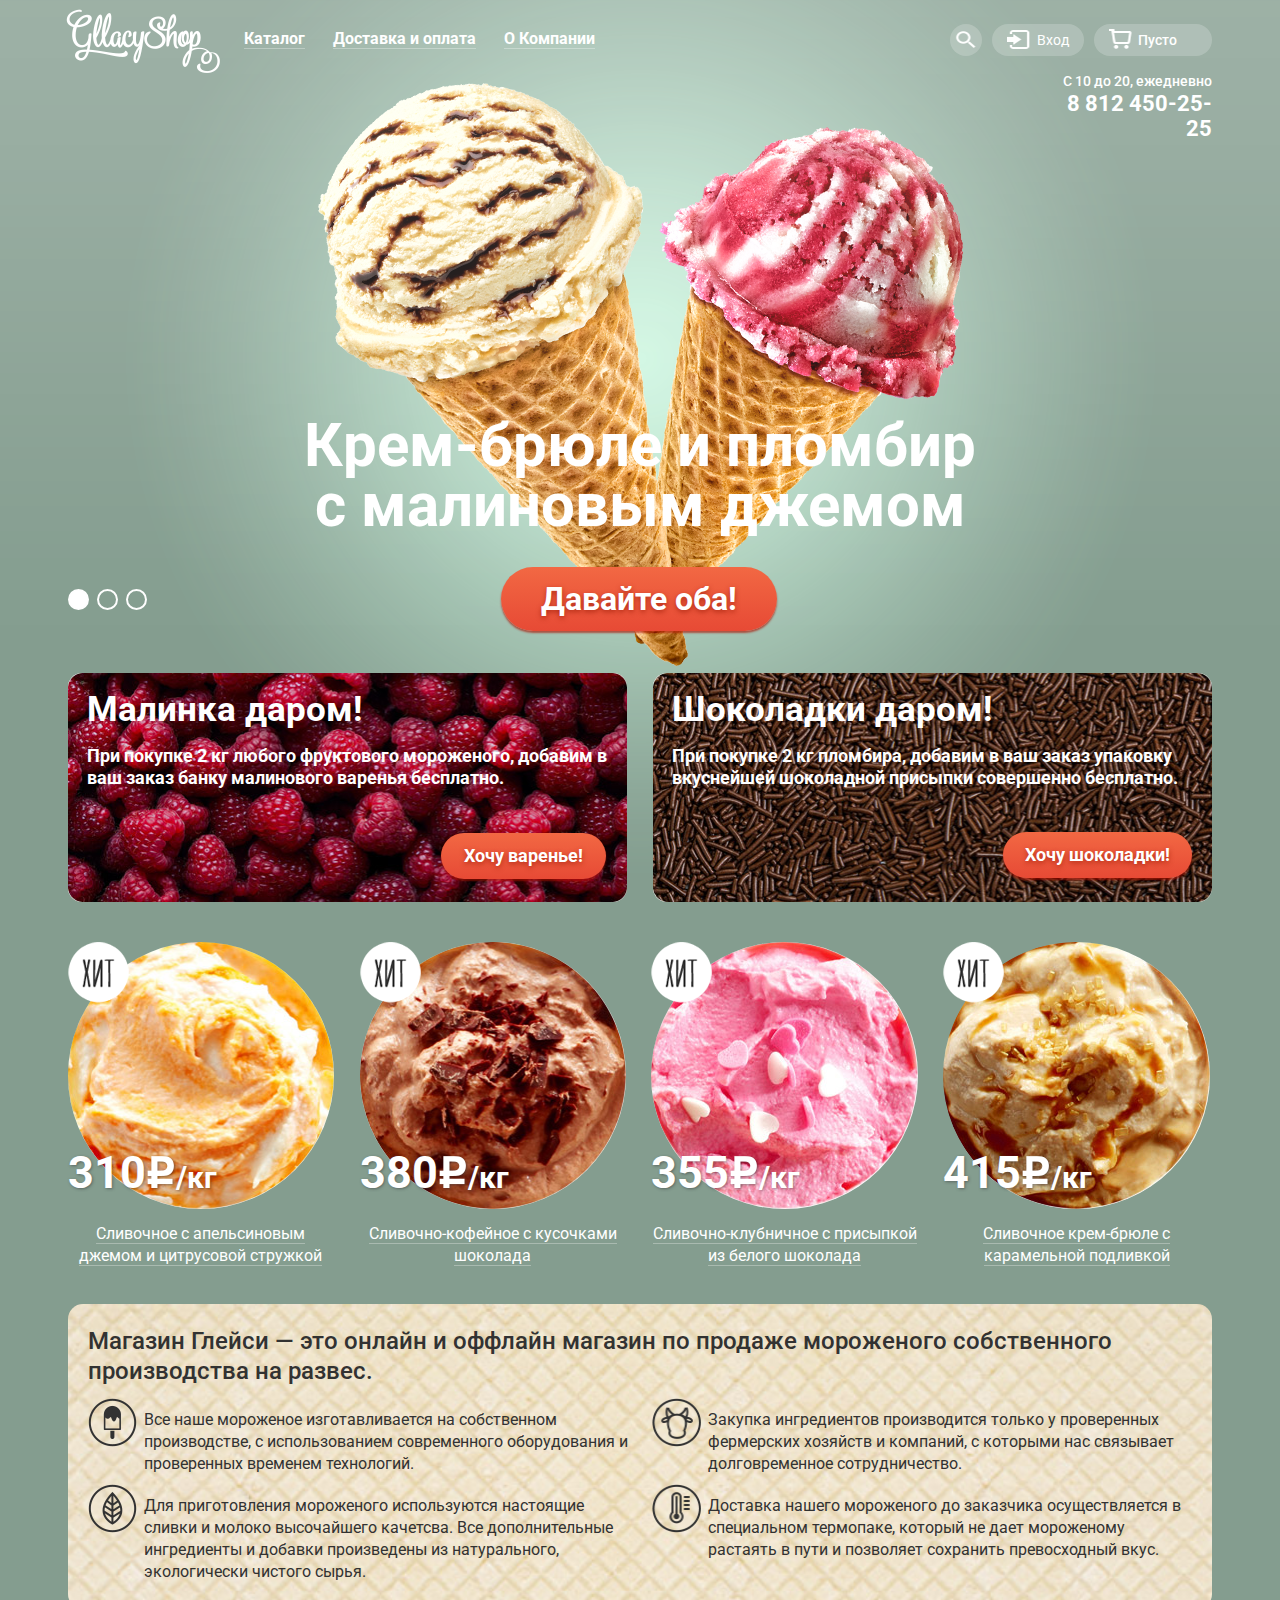
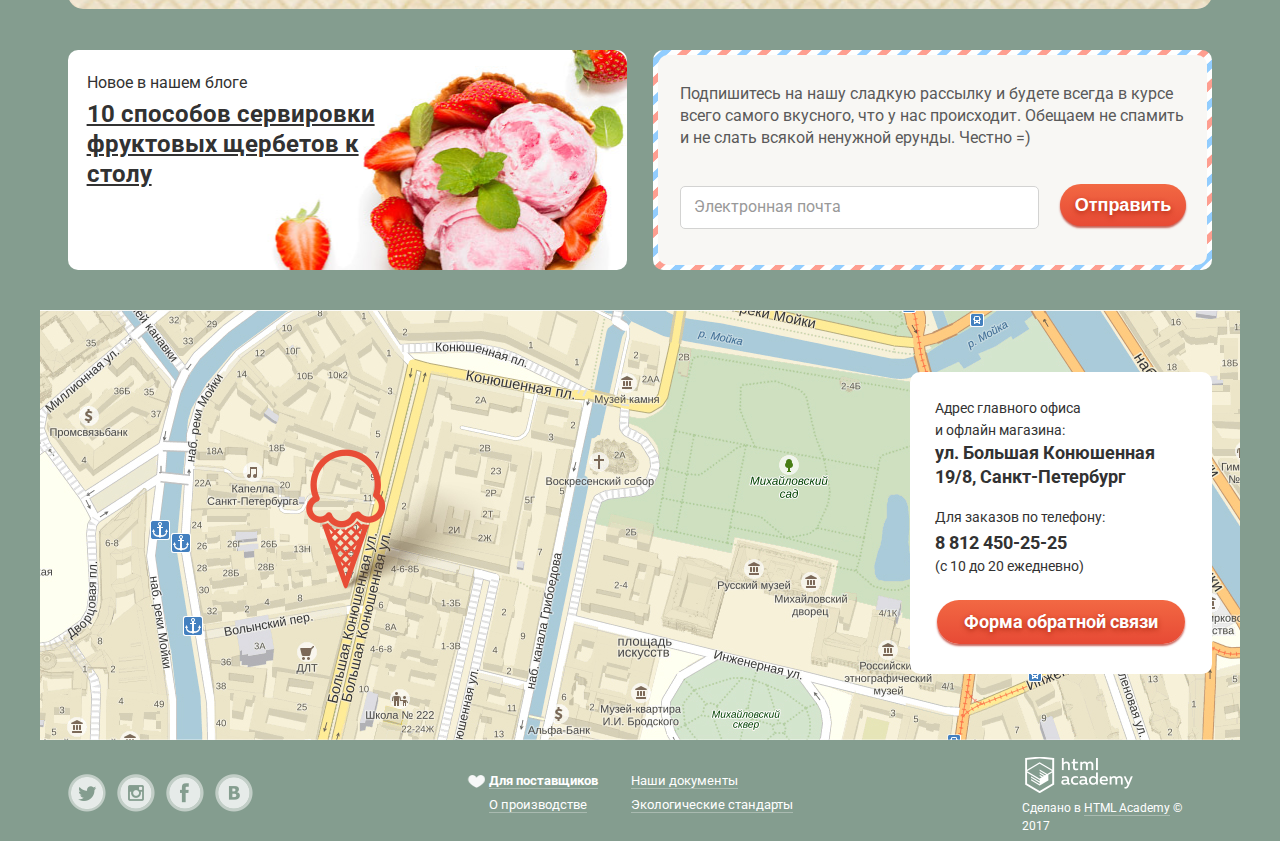
<file: index.html>
<!DOCTYPE html>
<html lang="ru">
  <head>
    <link href="https://fonts.googleapis.com/css?family=Roboto:400,500,700&amp;subset=cyrillic" rel="stylesheet">
    <link href="css/normalize.css" rel="stylesheet">
    <link href="css/style.min.css" rel="stylesheet">
    <meta charset="utf-8">
    <title>GlassyShop</title>
  </head>
  <body>
    <input class="input-slider input-slider-one" type ="radio" id="slider-one" name="slider-btn" checked>
    <input class="input-slider input-slider-two" type ="radio" id="slider-two" name="slider-btn" >
    <input class="input-slider input-slider-three" type ="radio" id="slider-three" name="slider-btn" >
    <div class="background">
      <div class="container">
        <header class="main-header">
          <div class="container-inner clearfix">
            <div class="header-logo">
              <img src="img/logo.png" width="154" height="64" alt="GlassyShop">
            </div>
            <nav class="main-navigation">
              <ul class="topmenu">
                <li class="submenu-item">
                  <a href="#">Каталог</a>
                  <ul class="submenu">
                    <li>
                      <span class="submenu-header">Новинки</span>
                    </li>
                    <li>
                      <a href="catalog.html">Сливочное</a>
                    </li>
                    <li>
                      <a href="#">Щербеты</a>
                    </li>
                    <li>
                      <a href="#">Фруктовый лед</a>
                    </li>
                    <li>
                      <a href="#">Мелорин</a>
                    </li>
                  </ul>
                </li>
                <li>
                  <a href="#">Доставка и оплата</a>
                </li>
                <li>
                  <a href="#">О Компании</a>
                </li>
              </ul>
            </nav>
            <div class="user-block">
              <ul>
                <li class="user-search">
                  <a class="search" href="#"></a>
                  <div class="search-block">
                    <form action="#" method="get">
                      <input class="search-form" type="search" id="header-search">
                        <div class="label-box">
                          <label class="label" for="header-search">Что ищем?</label>
                        </div>
                    </form>
                  </div>
                </li>
                <li>
                  <a class="login" href="#">Вход</a>
                  <div class="login-block">
                    <form action="#" method="post">
                      <input type="email" id="user-email" name="login-email">
                      <div class="label-box">
                        <label class="label" for="user-email">Электронная почта</label>
                      </div>
                      <input type="password" id="user-password" name="password">
                      <div class="label-box">
                        <label class="label" for="user-password">Пароль</label>
                      </div>
                      <input class="btn btn-login" type="submit" value="Войти">
                      <div class="login-forget">
                        <a class="login-ref" href="#">Забыли пароль?</a>
                        <a class="login-ref" href="#">Новая регистрация</a>
                      </div>
                    </form>
                  </div>
                </li>
                <li>
                  <a class="card" href="#">Пусто</a>
                </li>
              </ul>
            </div>
            <div class="busy-hours">
              <span class="hours">С 10 до 20, ежедневно</span><br>
              <span class="phone">8 812 450-25-25</span>
            </div>
          </div>
        </header>
        <main class="main-content">
          <div class="container-inner">
            <div class="slider">
              <div class="slider-control">
                <label class="control-label" for="slider-one" ></label>
                <label class="control-label" for="slider-two" ></label>
                <label class="control-label" for="slider-three"></label>
              </div>
              <div class="slide" id="first-slide">
                <div class="slider-title">
                  <h1 class="main-title">Крем-брюле и пломбир с малиновым джемом</h1>
                </div>
                <div class="slider-btn">
                  <a class="btn btn-slide">Давайте оба!</a>
                </div>
              </div>
              <div class="slide" id="second-slide">
                <div class="slider-title">
                  <h1 class="main-title">Шоколадный пломбир и лимонный сорбет</h1>
                </div>
                <div class="slider-btn">
                  <a class="btn btn-slide">Давайте оба!</a>
                </div>
              </div>
              <div class="slide" id="third-slide">
                <div class="slider-title">
                  <h1 class="main-title">Пломбир с помадкой и клубничный щербет</h1>
                </div>
                <div class="slider-btn">
                  <a class="btn btn-slide">Давайте оба!</a>
                </div>
              </div>
            </div>
            <div class="free clearfix">
              <div class="free-jam">
                <b class="free-title">Малинка даром!</b>
                <p class="free-text">При покупке 2 кг любого фруктового мороженого, добавим в ваш заказ банку малинового варенья бесплатно.</p>
                <a class="btn btn-jam" href="#">Хочу варенье!</a>
              </div>
              <div class="free-chocolate">
                <b class="free-title">Шоколадки даром!</b>
                <p class="free-text">При покупке 2 кг пломбира, добавим в ваш заказ упаковку вкуснейшей шоколадной присыпки совершенно бесплатно.</p>
                <a class="btn btn-chocolate" href="#">Хочу шоколадки!</a>
              </div>
            </div>
            <div class="bestseller clearfix">
              <article class="bestseller-price">
                <div class="quick-view">
                  <a class="btn btn-quick-view" href="#">Быстрый просмотр</a>
                </div>
                <div class="bestseller-mark" aria-label="Хит продаж"></div>
                <div class="image-price">
                  <a href="#">
                    <img src="img/orange.jpg" width="267" height="267" alt="Сливочное с апельсиновым джемом и цитрусовой стружкой">
                    <b class="price">310<span class="ruble-sign">/кг</span></b>
                  </a>
                </div>
                <a class="product" href="#" title="Хочу это мороженое!"><span>Сливочное с апельсиновым джемом и цитрусовой стружкой</span></a>
              </article>
              <article class="bestseller-price">
                <div class="quick-view">
                  <a class="btn btn-quick-view" href="#">Быстрый просмотр</a></div>
                  <div class="bestseller-mark" aria-label="Хит продаж"></div>
                <div class="image-price">
                  <a href="#">
                    <img src="img/coffe.jpg" width="267" height="267" alt="Сливочно-кофейное с кусочками шоколада">
                    <b class="price">380<span class="ruble-sign">/кг</span></b>
                  </a>
                </div>
                <a class="product" href="#" title="Хочу это мороженое!"><span>Сливочно-кофейное с кусочками шоколада</span></a>
              </article>
              <article class="bestseller-price">
                <div class="quick-view">
                  <a class="btn btn-quick-view" href="#">Быстрый просмотр</a></div>
                <div class="bestseller-mark" aria-label="Хит продаж"></div>
                <div class="image-price">
                  <a href="#">
                    <img src="img/strawberry.jpg" width="267" height="267" alt="Сливочно-клубничное с присыпкой из белого шоколада">
                    <b class="price">355<span class="ruble-sign">/кг</span></b>
                  </a>
                </div>
                <a class="product" href="#" title="Хочу это мороженое!"><span>Сливочно-клубничное с присыпкой из белого шоколада</span></a>
              </article>
              <article class="bestseller-price">
                <div class="quick-view">
                  <a class="btn btn-quick-view" href="#">Быстрый просмотр</a></div>
                <div class="bestseller-mark" aria-label="Хит продаж"></div>
                <div class="image-price">
                  <a href="#">
                    <img src="img/creme_brulee.jpg" width="267" height="267" alt="Сливочное крем-брюле с карамельной подливкой">
                    <b class="price">415<span class="ruble-sign">/кг</span></b>
                  </a>
                </div>
                <a class="product" href="#" title="Хочу это мороженое!"><span>Сливочное крем-брюле с карамельной подливкой</span></a>
              </article>
            </div>
            <section class="about-shop clearfix">
              <h2 class="subtitle">Магазин Глейси &mdash; это онлайн и оффлайн магазин по продаже мороженого собственного производства на развес.</h2>
                <ul>
                  <li>
                    <img src="img/icecream_mini.png" width="49" height="49" alt="Иконка">
                    <p>Все наше мороженое изготавливается на собственном производстве, с использованием современного оборудования и проверенных временем технологий.</p>
                  </li>
                  <li>
                    <img src="img/cow_mini.png" width="49" height="49" alt="Иконка">
                    <p>Закупка ингредиентов производится только у проверенных фермерских хозяйств и компаний, с которыми нас связывает долговременное сотрудничество.</p>
                  </li>
                  <li>
                    <img src="img/sheet_mini.png" width="49" height="49" alt="Иконка">
                    <p>Для приготовления мороженого используются настоящие сливки и молоко высочайшего качетсва. Все дополнительные ингредиенты и добавки произведены из натурального, экологически чистого сырья.</p>
                  </li>
                  <li>
                    <img src="img/thermometer_mini.png" width="49" height="49" alt="Иконка">
                    <p>Доставка нашего мороженого до заказчика осуществляется в специальном термопаке, который не дает мороженому растаять в пути и позволяет сохранить превосходный вкус.</p>
                  </li>
                </ul>
            </section>
            <div class="blog-subscribe clearfix">
              <div class="blog">
                <p class="blog-title">Новое в нашем блоге</p>
                <a class="blog-ref" href="#" title="Прочитать в блоге"><span>10 способов сервировки фруктовых щербетов к столу</span></a>
              </div>
              <div class="subscribe">
                <div class="subscribe-solid">
                  <p class="subscribe-text">Подпишитесь на нашу сладкую рассылку и будете всегда в курсе всего самого вкусного, что у нас происходит. Обещаем не спамить и не слать всякой ненужной ерунды. Честно =)</p>
                  <div class="subscribe-email clearfix">
                    <form action="#" method="post">
                      <div class="email-field">
                        <input class="email" id="client-email" type="email" name="user-email">
                        <div class="label-box">
                          <label class="label" for="client-email">Электронная почта</label>
                        </div>
                      </div>
                      <input class="btn btn-send" type="submit" value="Отправить">
                    </form>
                  </div>
                </div>
              </div>
            </div>
          </div>
        </main>
      </div>
      <div class="map">
        <div class="supporting">
          <div class="container">
            <section class="requisites">
              <span>Адрес главного офиса<br>и офлайн магазина:</span><br>
              <strong class="requisites-strong">ул. Большая Конюшенная 19/8, Санкт-Петербург</strong><br><br>
              <span class="requisites-span">Для заказов по телефону:</span><br>
              <strong>8 812 450-25-25</strong><br>
              <span>(с 10 до 20 ежедневно)</span>
              <a class="btn btn-feedback" href="feedback.html">Форма обратной связи</a>
            </section>
            <section class="feedback-hidden">
              <button class="feedback-hidden-close" type="button" title="Закрыть">Закрыть</button>
              <span class="feedback-title">Мы обязательно вам ответим!</span>
              <form action="#" method="post">
                <input class="feedback-input" type="text" id="feedback" name="feedback-name">
                <div class="label-box">
                  <label class="label" for="feedback">Как вас зовут?</label>
                </div>
                <input class="feedback-input" type="email" id="send-feedback" name="feedback-email">
                <div class="label-box">
                  <label class="label" for="send-feedback">Ваша почта для ответа?</label>
                </div>
                <textarea class="feedback-input" id="feedback-answer" name="user-answer"></textarea>
                <div class="label-box">
                  <label class="label" for="feedback-answer">Напишите что-нибудь...</label>
                </div>
                <input class="btn btn-feedback" type="submit" value="Отправить">
              </form>
            </section>
          </div>
        </div>
        <div class="yandex-map">
          <iframe src="https://api-maps.yandex.ru/frame/v1/-/CZtC42Pq"></iframe>
        </div>
      </div>
      <div class="container">
        <footer class="main-footer">
          <div class="container-inner">
            <section class="footer-social">
              <ul>
                <li>
                  <a class="social-btn social-btn-tw" href="#" title="Наш Твитер"></a>
                </li>
                <li>
                  <a class="social-btn social-btn-inst" href="#" title="Наш Интсаграм"></a>
                </li>
                <li>
                  <a class="social-btn social-btn-fb" href="#" title="Наш Фэйсбук"></a>
                </li>
                <li>
                  <a class="social-btn social-btn-vk" href="#" title="Наш Вконтакт"></a>
                </li>
              </ul>
            </section>
            <section class="footer-documents">
              <ul>
                <li>
                  <a class="providers" href="#">Для поставщиков</a>
                </li>
                <li>
                  <a href="#">Наши документы</a>
                </li>
                <li>
                  <a href="#">О производстве</a>
                </li>
                <li>
                  <a href="#">Экологические стандарты</a>
                </li>
              </ul>
            </section>
            <section class="footer-copyright">
              <a href="#"><img src="img/htmlacademy_logo.png" width="108" height="36" alt="HTML Academy"></a>
              Сделано в <a href="https://htmlacademy.ru">HTML Academy</a> © 2017
            </section>
          </div>
        </footer>
      </div>
    </div>
    <script src="js/feedback-form.min.js"></script>
  </body>
</html>
</file>
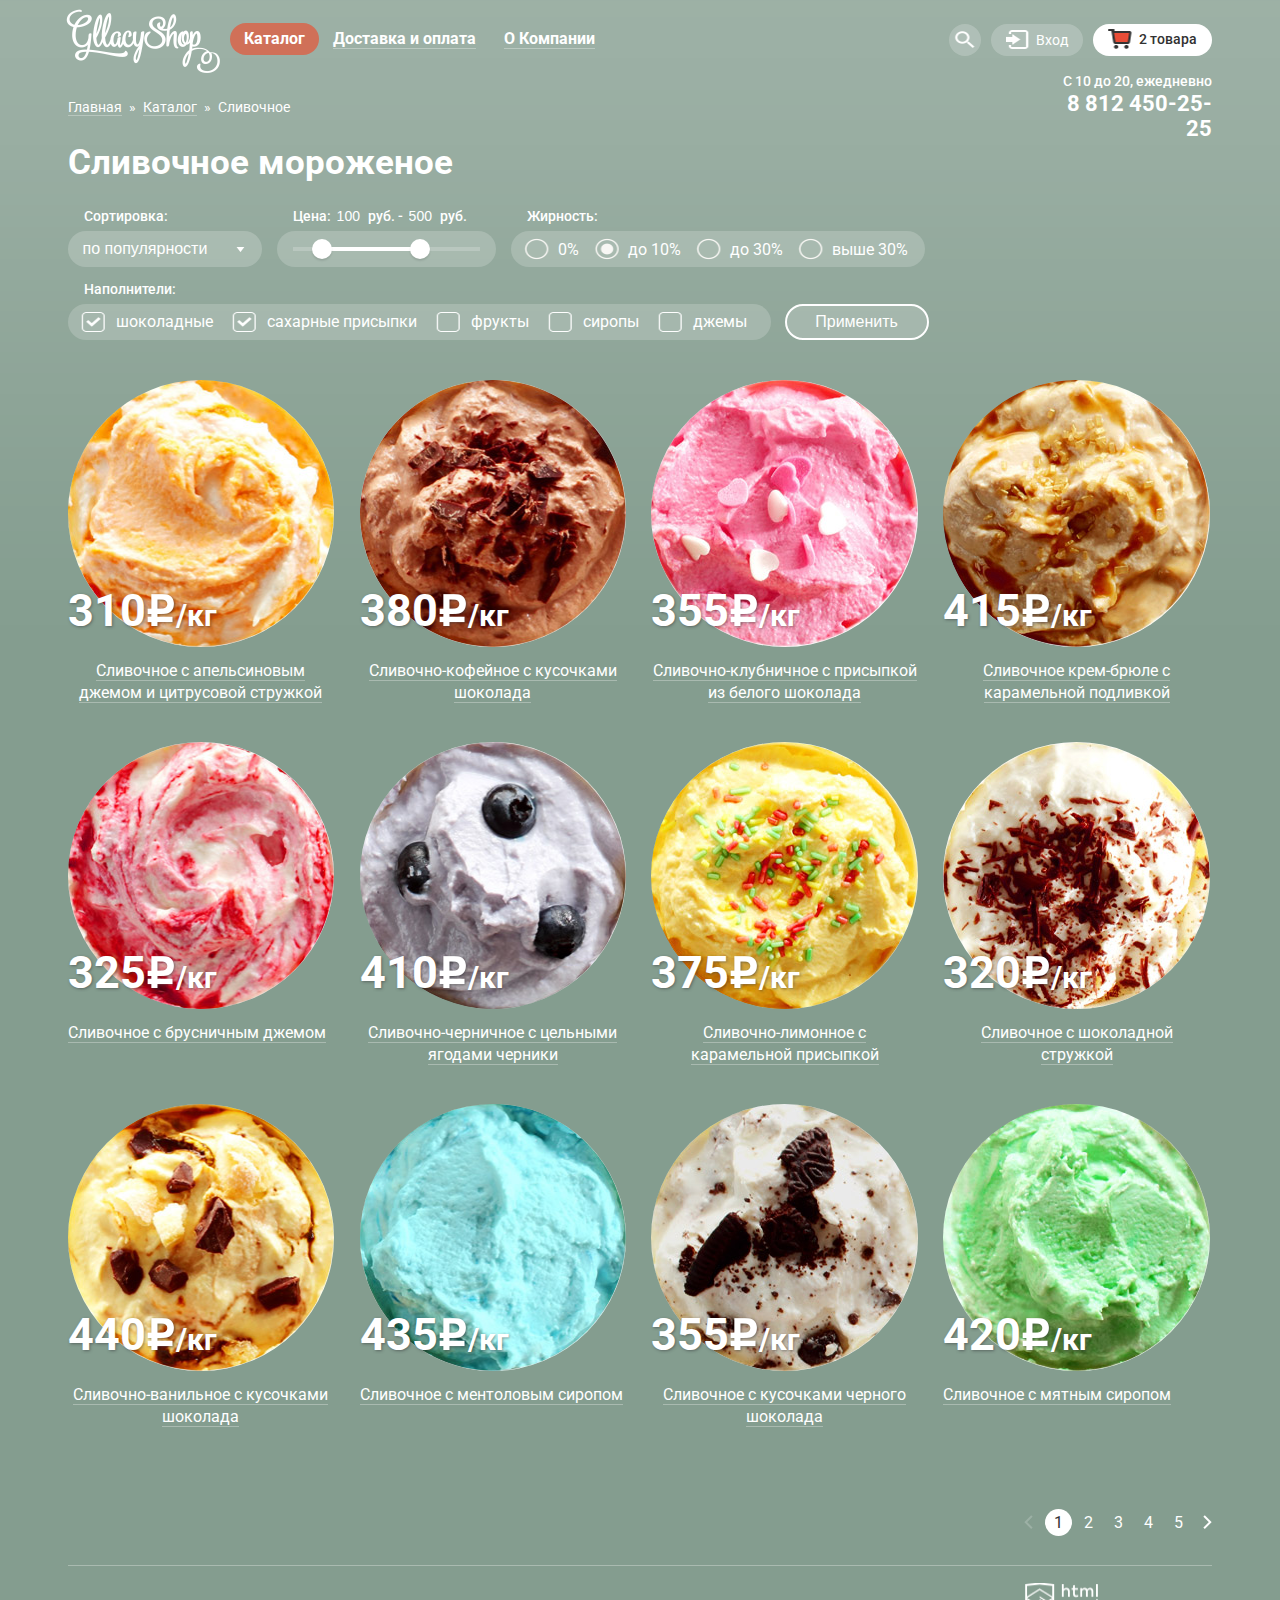
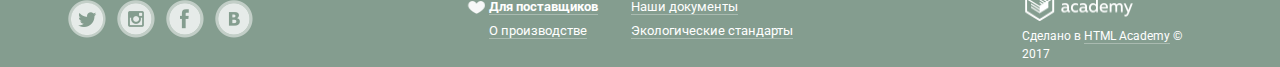
<file: catalog.html>
<!DOCTYPE html>
<html lang="ru">
  <head>
    <link href="https://fonts.googleapis.com/css?family=Roboto:400,500,700&amp;subset=cyrillic" rel="stylesheet">
    <link href="css/normalize.css" rel="stylesheet">
    <link href="css/style.min.css" rel="stylesheet">
    <meta charset="utf-8">
    <title>Сливочное мороженое - GllacyShop</title>
  </head>
  <body>
    <div class="background">
      <div class="container">
        <header class="main-header">
          <div class="container-inner clearfix">
            <div class="header-logo">
              <a href="index.html"><img src="img/logo.png" width="154" height="64" alt="GlassyShop"></a>
            </div>
            <nav class="main-navigation">
              <ul class="navigation-inner">
                <li class="submenu-item">
                  <a class="current-page" href="#">Каталог</a>
                  <ul class="submenu">
                    <li>
                      <span class="submenu-header">Новинки</span>
                    </li>
                    <li class="active">
                      <a>Сливочное</a>
                    </li>
                    <li>
                      <a href="#">Щербеты</a>
                    </li>
                    <li>
                      <a href="#">Фруктовый лед</a>
                    </li>
                    <li>
                      <a href="#">Мелорин</a>
                    </li>
                  </ul>
                </li>
                <li>
                  <a href="#">Доставка и оплата</a>
                </li>
                <li>
                  <a href="#">О Компании</a>
                </li>
              </ul>
            </nav>
            <div class="user-block">
              <ul class="inner-block">
                <li class="user-search">
                  <a class="search" href="#"></a>
                  <div class="search-block">
                    <form action="#" method="get">
                      <input class="search-form" type="search" id="header-search">
                        <div class="label-box">
                          <label class="label" for="header-search">Что ищем?</label>
                        </div>
                    </form>
                  </div>
                </li>
                <li>
                  <a class="login" href="#">Вход</a>
                  <div class="login-block">
                    <form action="#" method="post">
                      <input type="email" id="user-email" name="login-email">
                      <div class="label-box">
                        <label class="label" for="user-email">Электронная почта</label>
                      </div>
                      <input type="password" id="user-password" name="password">
                      <div class="label-box">
                        <label class="label" for="user-password">Пароль</label>
                      </div>
                      <input class="btn btn-login" type="submit" value="Войти">
                      <div class="login-forget">
                        <a class="login-ref" href="#">Забыли пароль?</a>
                        <a class="login-ref" href="#">Новая регистрация</a>
                      </div>
                    </form>
                  </div>
                </li>
                <li>
                  <a class="card" href="#">2 товара</a>
                  <div class="card-block">
                    <form class="drop-card" action="#" method="post">
                      <div class="user-card">
                        <div class="row-card">
                          <div class="cell-card">
                            <a class="card-cross" href="#"></a>
                          </div>
                          <div class="cell-card">
                            <img src="img/orange_card.jpg" width="33" height="33" alt="Значок товара">
                          </div>
                          <div class="cell-card">
                            <span class="text-card">Пломбир с апельсиновым джемом</span>
                          </div>
                          <div class="cell-card">
                            <span class="text-card">1,5 кг х </span>
                            <span class="text-card-price">200 руб.</span>
                          </div>
                          <div class="cell-card">
                            <span class="text-card">300 руб.</span>
                          </div>
                        </div>
                        <div class="row-card">
                          <div class="cell-card">
                            <a class="card-cross" href="#"></a>
                          </div>
                          <div class="cell-card">
                            <img src="img/strawberry_card.jpg" width="33" height="33" alt="Значок товара">
                          </div>
                          <div class="cell-card">
                            <span class="text-card">Клубничный пломбир с присыпкой из белого шоколада</span>
                          </div>
                          <div class="cell-card">
                            <span class="text-card">1,5 кг х </span>
                            <span class="text-card-price">300 руб.</span>
                          </div>
                          <div class="cell-card">
                            <span class="text-card">450 руб.</span>
                          </div>
                        </div>
                      </div>
                      <div class="card-buy">
                        <span class="text-card-buy">Итого: 750 руб.</span>
                        <button class="btn btn-card" type="submit">Оформить заказ</button>
                      </div>
                    </form>
                  </div>
                </li>
              </ul>
            </div>
            <div class="busy-hours">
              <span class="hours">С 10 до 20, ежедневно</span><br>
              <span class="phone">8 812 450-25-25</span>
            </div>
            <div class="inner-nav">
              <ul class="breadcrumbs">
                <li>
                  <a href="index.html">Главная</a>
                </li>
                <li>
                  <a href="#">Каталог</a>
                </li>
                <li>Сливочное</li>
              </ul>
            </div>
          </div>
        </header>
        <main class="main-content container-inner">
          <h1 class="catalog-main-title">Сливочное мороженое</h1>
          <div class="filter clearfix">
            <form class="filter-form clearfix" action="#" method="get">
              <section class="sorting">
                <span class="filter-text">Сортировка:</span>
                <div class="select">
                  <select name="sort">
                    <option value="popular">по популярности</option>
                    <option value="chip">сначала недорогие</option>
                    <option value="expensive">сначала дорогие</option>
                    <option value="fat">по жирности</option>
                  </select>
                </div>
              </section>
              <section class="price-range">
                <div class="price-controls">
                  <span class="filter-text">Цена:</span>
                  <input type="text" name="min-price" value="100">
                  <span class="filter-text">руб. -</span>
                  <input type="text" name="max-price" value="500">
                  <span class="filter-text">руб.</span>
                </div>
                <div class="range-controls">
                  <div class="scale">
                    <div class="bar"></div>
                  </div>
                  <div class="toggle toggle-min"></div>
                  <div class="toggle toggle-max"></div>
                </div>
              </section>
              <section class="fat-content">
                <span class="filter-text">Жирность:</span>
                <div class="fat-radiobutton">
                  <label><input type="radio" name ="fat" value="0"><span>0%</span></label>
                  <label><input type="radio" name ="fat" value="10" checked><span>до 10%</span></label>
                  <label><input type="radio" name ="fat" value="30"><span>до 30%</span></label>
                  <label><input type="radio" name ="fat" value="100"><span>выше 30%</span></label>
                </div>
              </section>
              <section class="filler">
                <span class="filter-text">Наполнители:</span>
                <div class="filler-checkbox">
                  <label><input type="checkbox" name="chocolate" checked><span>шоколадные</span></label>
                  <label><input type="checkbox" name="sugar" checked><span>сахарные присыпки</span></label>
                  <label><input type="checkbox" name="fruit"><span>фрукты</span></label>
                  <label><input type="checkbox" name="syrup"><span>сиропы</span></label>
                  <label><input type="checkbox" name="jam"><span>джемы</span></label>
                </div>
              </section>
              <input class="btn-filter" type="submit" value="Применить">
            </form>
          </div>
          <div class="catalog clearfix">
            <article class="catalog-item">
              <div class="quick-view">
                <a class="btn btn-quick-view" href="#">Быстрый просмотр</a>
              </div>
              <div class="catalog-image-price">
                <a href="#">
                  <img src="img/orange.jpg" width="267" height="267" alt="Сливочное с апельсиновым джемом и цитрусовой стружкой">
                  <b class="price">310<span class="ruble-sign">/кг</span></b>
                </a>
              </div>
              <a class="product" href="#" title="Хочу это мороженое!"><span>Сливочное с апельсиновым джемом и цитрусовой стружкой</span></a>
            </article>
            <article class="catalog-item">
              <div class="quick-view">
                <a class="btn btn-quick-view" href="#">Быстрый просмотр</a>
              </div>
              <div class="catalog-image-price">
                <a href="#">
                  <img src="img/coffe.jpg" width="267" height="267" alt="Сливочно-кофейное с кусочками шоколада">
                  <b class="price">380<span class="ruble-sign">/кг</span></b>
                </a>
              </div>
              <a class="product" href="#" title="Хочу это мороженое!"><span>Сливочно-кофейное с кусочками шоколада</span></a>
            </article>
            <article class="catalog-item">
              <div class="quick-view">
                <a class="btn btn-quick-view" href="#">Быстрый просмотр</a>
              </div>
              <div class="catalog-image-price">
                <a href="#">
                  <img src="img/strawberry.jpg" width="267" height="267" alt="Сливочно-клубничное с присыпкой из белого шоколада">
                  <b class="price">355<span class="ruble-sign">/кг</span></b>
                </a>
              </div>
              <a class="product" href="#" title="Хочу это мороженое!"><span>Сливочно-клубничное с присыпкой из белого шоколада</span></a>
            </article>
            <article class="catalog-item">
              <div class="quick-view">
                <a class="btn btn-quick-view" href="#">Быстрый просмотр</a>
              </div>
              <div class="catalog-image-price">
                <a href="#">
                  <img src="img/creme_brulee.jpg" width="267" height="267" alt="Сливочное крем-брюле с карамельной подливкой">
                  <b class="price">415<span class="ruble-sign">/кг</span></b>
                </a>
              </div>
              <a class="product" href="#" title="Хочу это мороженое!"><span>Сливочное крем-брюле с карамельной подливкой</span></a>
            </article>
            <article class="catalog-item">
              <div class="quick-view">
                <a class="btn btn-quick-view" href="#">Быстрый просмотр</a>
              </div>
              <div class="catalog-image-price">
                <a href="#">
                  <img src="img/cowberry.jpg" width="267" height="267" alt="Сливочное с брусничным джемом">
                  <b class="price">325<span class="ruble-sign">/кг</span></b>
                </a>
              </div>
              <a class="product" href="#" title="Хочу это мороженое!"><span>Сливочное с брусничным джемом</span></a>
            </article>
            <article class="catalog-item">
              <div class="quick-view">
                <a class="btn btn-quick-view" href="#">Быстрый просмотр</a>
              </div>
              <div class="catalog-image-price">
                <a href="#">
                  <img src="img/blueberry.jpg" width="267" height="267" alt="Сливочно-черничное с цельными ягодами черники">
                  <b class="price">410<span class="ruble-sign">/кг</span></b>
                </a>
              </div>
              <a class="product" href="#" title="Хочу это мороженое!"><span>Сливочно-черничное с цельными ягодами черники</span></a>
            </article>
            <article class="catalog-item">
              <div class="quick-view">
                <a class="btn btn-quick-view" href="#">Быстрый просмотр</a>
              </div>
              <div class="catalog-image-price">
                <a href="#">
                  <img src="img/lemon.jpg" width="267" height="267" alt="Сливочно-лимонное с карамельной присыпкой">
                  <b class="price">375<span class="ruble-sign">/кг</span></b>
                </a>
              </div>
              <a class="product" href="#" title="Хочу это мороженое!"><span>Сливочно-лимонное с карамельной присыпкой</span></a>
            </article>
            <article class="catalog-item">
              <div class="quick-view">
                <a class="btn btn-quick-view" href="#">Быстрый просмотр</a>
              </div>
              <div class="catalog-image-price">
                <a href="#">
                  <img src="img/chocolate.jpg" width="267" height="267" alt="Сливочное с шоколадной стружкой">
                  <b class="price">320<span class="ruble-sign">/кг</span></b>
                </a>
              </div>
              <a class="product" href="#" title="Хочу это мороженое!"><span>Сливочное с шоколадной стружкой</span></a>
            </article>
            <article class="catalog-item">
              <div class="quick-view">
                <a class="btn btn-quick-view" href="#">Быстрый просмотр</a>
              </div>
              <div class="catalog-image-price">
                <a href="#">
                  <img src="img/vanilla.jpg" width="267" height="267" alt="Сливочно-ванильное с кусочками шоколада">
                  <b class="price">440<span class="ruble-sign">/кг</span></b>
                </a>
              </div>
              <a class="product" href="#" title="Хочу это мороженое!"><span>Сливочно-ванильное с кусочками шоколада</span></a>
            </article>
            <article class="catalog-item">
              <div class="quick-view">
                <a class="btn btn-quick-view" href="#">Быстрый просмотр</a>
              </div>
              <div class="catalog-image-price">
                <a href="#">
                  <img src="img/menthol.jpg" width="267" height="267" alt="Сливочное с ментоловым сиропом">
                  <b class="price">435<span class="ruble-sign">/кг</span></b>
                </a>
              </div>
              <a class="product" href="#" title="Хочу это мороженое!"><span>Сливочное с ментоловым сиропом</span></a>
            </article>
            <article class="catalog-item">
              <div class="quick-view">
                <a class="btn btn-quick-view" href="#">Быстрый просмотр</a>
              </div>
              <div class="catalog-image-price">
                <a href="#">
                  <img src="img/black_chocolate.jpg" width="267" height="267" alt="Сливочное с кусочками черного шоколада">
                  <b class="price">355<span class="ruble-sign">/кг</span></b>
                </a>
              </div>
              <a class="product" href="#" title="Хочу это мороженое!"><span>Сливочное с кусочками черного шоколада</span></a>
            </article>
            <article class="catalog-item">
              <div class="quick-view">
                <a class="btn btn-quick-view" href="#">Быстрый просмотр</a>
              </div>
              <div class="catalog-image-price">
                <a href="#">
                  <img src="img/mint.jpg" width="267" height="267" alt="Сливочное с мятным сиропом">
                  <b class="price">420<span class="ruble-sign">/кг</span></b>
                </a>
              </div>
              <a class="product" href="#" title="Хочу это мороженое!"><span>Сливочное с  мятным сиропом</span></a>
            </article>
          </div>
          <div class="pagination clearfix">
            <ul>
              <li></li>
              <li><a class="current-ref">1</a></li>
              <li><a class="page-ref" href="#">2</a></li>
              <li><a class="page-ref" href="#">3</a></li>
              <li><a class="page-ref" href="#">4</a></li>
              <li><a class="page-ref" href="#">5</a></li>
              <li></li>
            </ul>
          </div>
        </main>
        <footer class="main-footer">
          <div class="container-inner">
            <section class="footer-social">
              <ul>
                <li>
                  <a class="social-btn social-btn-tw" href="#" title="Наш Твитер"></a>
                </li>
                <li>
                  <a class="social-btn social-btn-inst" href="#" title="Наш Интсаграм"></a>
                </li>
                <li>
                  <a class="social-btn social-btn-fb" href="#" title="Наш Фэйсбук"></a>
                </li>
                <li>
                  <a class="social-btn social-btn-vk" href="#" title="Наш Вконтакт"></a>
                </li>
              </ul>
            </section>
            <section class="footer-documents">
              <ul>
                <li>
                  <a class="providers" href="#">Для поставщиков</a>
                </li>
                <li>
                  <a href="#">Наши документы</a>
                </li>
                <li>
                  <a href="#">О производстве</a>
                </li>
                <li>
                  <a href="#">Экологические стандарты</a>
                </li>
              </ul>
            </section>
            <section class="footer-copyright">
              <a href="#"><img src="img/htmlacademy_logo.png" width="108" height="38" alt="HTML Academy"></a>
              Сделано в <a href="https://htmlacademy.ru">HTML Academy</a> © 2017
            </section>
          </div>
        </footer>
      </div>
    </div>
    <script src="js/feedback-form.min.js"></script>
  </body>
</html>
</file>
<file: css/style.min.css>
.free p,body{line-height:22px}.background,body{background-color:#849d8f}.card-block::before,.clearfix::after,.feedback-hidden-close::after,.feedback-hidden-close::before,.login-block::before,.main-navigation a::after,.submenu li:first-child::after,.submenu::before,.user-block li:nth-child(2)::before,.user-block li:nth-child(3)::before{content:""}.breadcrumbs a,.btn,.current-page,.main-navigation a,.product,.submenu a,.user-block a{text-decoration:none}body{margin:0;padding:0;font-size:16px;font-weight:400;font-family:Roboto,Arial,sans-serif;color:#fff}.slider-title h1{font-size:60px;line-height:60.35px;font-weight:700;color:#fff}.about-shop h2{margin:0 0 7px;font-size:24px;line-height:30px;font-weight:500;color:#323232}.background{background-image:url(../img/header_backlight.png);background-repeat:repeat-x}.container{min-width:900px;max-width:1200px;margin:0 auto}.container-inner{padding:0 2.3%}.clearfix::after{display:table;clear:both}.main-navigation a,.main-navigation li{display:inline-block;vertical-align:top}.main-header{padding-top:9px}.header-logo{float:left;width:154px;margin-left:-2px;margin-right:10px}.main-navigation,.navigation-inner{float:left;min-width:340px;min-height:70px}.user-block{position:relative;float:right;min-width:271px}.busy-hours{float:right;width:170px;margin-top:14px;clear:right;text-align:right}.hours{font-size:14px;line-height:16px;font-weight:500;color:#fff}.phone{font-size:22px;line-height:24px;font-weight:700;color:#fff}.main-navigation a{position:relative;margin-top:14px;padding:7px 14px;font-size:16px;line-height:18px;font-weight:700;color:#fff}.main-navigation a::after{position:absolute;bottom:6px;left:14px;right:14px;height:1px;box-sizing:border-box;background-color:rgba(255,255,255,.3)}.main-header ul{margin:0;padding:0;font-size:0;list-style:none}.navigation-inner a:hover,.topmenu a:hover{font-size:16px;line-height:18px;font-weight:700;text-decoration:none;color:#333;background:#fff;border-radius:20px}.submenu a,.submenu a:hover,.submenu-header{color:#323232;line-height:16px;font-size:14px}.navigation-inner a:active,.topmenu a:active{background:#ededed;box-shadow:inset 0 2px 1px #696969}.submenu-item{position:relative}.submenu{position:absolute;top:52px;display:none;width:143px;height:172px;list-style:none;background:#f8f7f4;border-radius:5px;box-shadow:0 20px 20px 0 rgba(0,0,0,.4)}.submenu::before{position:absolute;top:-10px;display:block;width:80px;height:10px}.submenu a::after,.submenu a:active::after,.submenu a:hover::after{display:none}.submenu a,.submenu li{display:block}.submenu li:first-child::after{position:absolute;top:38px;left:6px;width:131px;border-bottom:1px solid #d1d0ce}.submenu-header{display:block;margin-bottom:7px;padding:12px 14px 10px;font-weight:700}.submenu a{margin-top:0;padding-top:7px;padding-bottom:7px;padding-left:14px;font-weight:400}.submenu a:hover{font-weight:400;background:#fbded7;border-radius:0}.submenu a:active{background:#f6b5a5;box-shadow:none}.login-block,.search-block{box-shadow:0 20px 20px 0 rgba(0,0,0,.4);box-sizing:border-box}.current-page{background:#d07058;border-radius:20px}.current-page::after{display:none}.submenu-item:hover .submenu{display:block}.submenu .active a{color:#fff;background:#d07058}.search,.search:hover{background-image:url(../img/sprite.png);background-repeat:no-repeat}.user-block a{font-size:14px;line-height:16px;font-weight:400;color:#fff}.user-block li{display:inline-block;margin-top:15px;margin-left:10px;vertical-align:middle;background-color:rgba(255,255,255,.2);border-radius:22px}.search,.user-search:hover .search-block{display:block}.search{position:relative;width:32px;height:32px;padding:0;box-sizing:border-box;background-position:-468px 0;border-radius:50%}.search:hover{background-color:#f8f7f4;background-position:-193px -3px}.search-block{position:absolute;top:52px;left:-299px;display:none;width:342px;height:86px;padding:20px;background-color:#f8f7f4;border-radius:5px}.search-block::before{content:"";position:absolute;top:-10px;right:0;display:block;width:80px;height:10px}.search-form{width:100%;height:42px;padding-left:15px;font-size:14px;line-height:24px;font-weight:400;color:#323232;background:#fff;border:1px solid #d3d3d2;border-radius:5px;outline:0}input:focus,textarea:focus{border:2px solid #8fbdec;outline:0}input:focus+.label-box label,textarea:focus+.label-box label{font-size:11px;line-height:13px;color:#5b9ddf;-webkit-transform:translateY(-26px);transform:translateY(-26px);cursor:default}.label-box{position:relative;width:200px;font-size:16px;line-height:24px;font-weight:400;color:#999}.label-box>label{position:absolute;top:-32px;left:14px;font-weight:400;-webkit-transition-duration:.3s;transition-duration:.3s}.lostfocus{font-size:11px;color:#999;-webkit-transform:translateY(-32px);transform:translateY(-32px);cursor:default}input:hover{border:2px solid #d3d3d2;outline:0}.user-block li:nth-child(2){padding-top:8px;padding-left:45px;padding-right:15px}.user-block li:nth-child(2)::before{position:absolute;top:21px;left:67px;width:23px;height:23px;background-image:url(../img/sprite.png);background-position:-502px -7px;background-repeat:no-repeat}.user-block li:nth-child(2):hover{background-color:#f8f7f4;cursor:pointer}.user-block li:nth-child(2):hover a{color:#323232}.user-block li:nth-child(2):hover::before{background-position:-227px -8px}.user-block li:nth-child(3):hover{cursor:pointer}.user-block li:nth-child(3){padding-top:8px;padding-right:35px;padding-left:44px;background:rgba(255,255,255,.2)}.inner-block li:nth-child(3){background:rgba(255,255,255,1);padding:7px 15px 1px 46px}.user-block li:nth-child(3) a{font-size:14px;line-height:16px;font-weight:500;color:#fff}.inner-block li:nth-child(3) a{font-size:14px;line-height:16px;font-weight:500;color:#323232}.user-block li:nth-child(3)::before{position:absolute;top:20px;left:169px;width:25px;height:20px;background-image:url(../img/sprite.png);background-position:-538px -7px;background-repeat:no-repeat}.inner-block li:nth-child(3)::before{background-position:-262px -8px}.login-block{position:absolute;z-index:100;top:52px;left:-133px;display:none;width:277px;height:215px;padding:20px;background-color:#f8f7f4;border-radius:5px}.login-forget,.user-block li:nth-child(2):hover .login-block{display:block}.login-block::before{position:absolute;top:-10px;right:0;display:block;width:80px;height:10px}.login-block input[type=email],.login-block input[type=password]{width:100%;height:42px;margin-bottom:20px;padding-left:15px;box-sizing:border-box;font-size:14px;line-height:24px;font-weight:400;color:#323232;background:#fff;border:1px solid #d3d3d2;border-radius:5px;outline:0}.login-block .label-box>label{top:-52px}.user-block .btn-login{padding:10px 22px;font-size:18px;line-height:24px;font-weight:700;color:#fefefe;border-style:none;box-shadow:0 1px 2px #ac1000}.login-forget{float:right;width:120px}.login-forget a{font-size:13px;line-height:18px;font-weight:400;color:#323232;border-bottom:1px solid rgba(50,50,50,.3)}.user-block .login-forget a.login-ref:active,.user-block .login-forget a.login-ref:hover{color:#e84d37;border-bottom:1px solid rgba(232,77,55,.3)}.card-block{position:absolute;top:52px;right:0;z-index:100;display:none;width:540px;min-height:242px;padding:20px 15px;box-sizing:border-box;background-color:#f8f7f4;border-radius:10px;box-shadow:0 20px 20px 0 rgba(0,0,0,.4)}.card-block::before{position:absolute;top:-10px;right:0;display:block;width:80px;height:10px}.user-block li:nth-child(3):hover .card-block{display:block}.card-block img{border-radius:50%}.user-card{display:table;text-align:left;border-bottom:1px solid #cacac7}.row-card{display:table-row;height:55px}.cell-card{display:table-cell;padding-top:9px;padding-right:14px;vertical-align:top}.cell-card:nth-child(2),.cell-card:nth-child(7){padding-top:0}.cell-card:nth-child(3),.cell-card:nth-child(8){width:220px;padding-right:0}.cell-card:nth-child(4),.cell-card:nth-child(9){padding-right:27px;padding-left:23px}.card-cross{display:block;width:17px;height:17px;background-image:url(../img/sprite.png);background-position:-455px -4px;background-repeat:no-repeat}#slider-one:checked~.background,#slider-three:checked~.background,#slider-two:checked~.background{background-position:top,top center;background-repeat:repeat-x,no-repeat}.text-card,.text-card-price{margin:0;padding:0;font-size:13px;line-height:16px;font-weight:400;color:#323232}.text-card-price{opacity:.6}.text-card-buy{display:block;float:right;margin-top:15px;font-size:15px;line-height:18px;font-weight:700;color:#323232}.card-block .btn-card{position:absolute;right:15px;bottom:20px;display:block;padding:10px 12px;font-size:18px;line-height:24px;font-weight:700;color:#fefefe;border-style:none;border-radius:20px;text-shadow:none;outline:0}.input-slider,.slide{display:none}.slider{position:relative}.slide{margin-bottom:52px}.slider-title{width:685px;margin-top:274px;margin-right:auto;margin-left:auto;text-align:center}.slider-control{position:absolute;top:173px}.control-label{display:inline-block;width:17px;height:17px;margin-right:4px;vertical-align:top;background-color:transparent;border:2px solid #fefefe;border-radius:50%;cursor:pointer}.control-label:hover{background-color:rgba(255,255,255,.4)}#slider-one:checked~.background label[for=slider-one],#slider-three:checked~.background label[for=slider-three],#slider-two:checked~.background label[for=slider-two]{background-color:#fff}#slider-one:checked~.background #first-slide,#slider-three:checked~.background #third-slide,#slider-two:checked~.background #second-slide{display:block}#slider-one:checked~.background{background-color:#849d8f;background-image:url(../img/header_backlight.png),url(../img/first_slide.png)}#slider-two:checked~.background{background-color:#8996a6;background-image:url(../img/header_backlight.png),url(../img/second_slide.png)}#slider-three:checked~.background{background-color:#9d8b84;background-image:url(../img/header_backlight.png),url(../img/third_slide.png)}.slider-btn{width:278px;margin:0 auto}.btn{text-shadow:0 2px 5px rgba(160,32,11,.76);background-image:linear-gradient(to top,#e74a35,#f26843);border-radius:35px;box-shadow:0 2px 2px 0 rgba(172,16,0,.64)}.free-chocolate,.free-jam{width:48.9%;min-height:229px;border-radius:14px;box-sizing:border-box}.btn:hover{background-image:linear-gradient(to bottom,#f58669,#ec6f5e);box-shadow:0 2px 2px rgba(172,16,0,1)}.btn:active{background-image:linear-gradient(to bottom,#d84732,#e1613e);box-shadow:inset 0 2px 2px 0 rgba(148,39,24,1)}.btn-slide{padding:13px 40px;font-size:32px;line-height:44px;font-weight:700;color:#fff}.free{margin-bottom:40px;min-height:229px}.free-title{font-size:35px;line-height:41px;color:#fff;font-weight:700}.free-chocolate .btn,.free-jam .btn{line-height:24px;font-size:18px;font-weight:700;color:#fff}.free-jam{position:relative;float:left;padding:16px 19px;background:url(../img/raspberries_free.jpg) no-repeat #a04067;background-size:cover}.free-jam .btn{position:absolute;right:21px;bottom:23px;padding:11px 23px}.free-chocolate{position:relative;float:right;padding:16px 19px;background:url(../img/chocolate_free.jpg) no-repeat #633e25;background-size:cover}.blog,.subscribe{min-height:220px}.free-chocolate .btn{position:absolute;right:20px;bottom:24px;padding:11px 22px}.free p{margin-top:15px;margin-bottom:60px;font-size:18px;font-weight:700;color:#fff}.about-shop p,.blog p{font-size:16px;line-height:22px;font-weight:400}.about-shop,.about-shop p,.blog,.blog a{color:#323232}.bestseller{margin-bottom:37px}.bestseller-price{position:relative;float:left;width:23.3%;margin-right:2.2%;box-sizing:border-box}.image-price{position:relative;margin-bottom:8px}.catalog-image-price{position:relative;margin-bottom:7px}.bestseller-mark{position:absolute;z-index:10;width:61px;height:61px;background:url(../img/bestseller.png) no-repeat}.bestseller-price img{max-width:100%;border-radius:50%}.bestseller-price:nth-child(4n){margin-right:0}.bestseller-price .btn-hide{display:none}.about-shop{margin-bottom:41px;padding:22px 20px;background:url(../img/waffle.jpg) no-repeat #e8d7bb;background-size:cover;border-radius:15px}.blog,.subscribe,.subscribe-solid{border-radius:10px;box-sizing:border-box}.about-shop ul{margin:0;padding-left:0;list-style:none}.about-shop li{position:relative;float:left;width:48.9%;margin-right:2.2%}.about-shop img{position:absolute;top:5px}.about-shop li:nth-child(even){margin-right:0}.about-shop p{display:block;float:right;width:100%;margin-bottom:4px;padding-bottom:0;padding-left:56px;box-sizing:border-box}.blog a,.breadcrumbs li,.requisites-span,.requisites-strong{display:inline-block;vertical-align:top}.blog-subscribe{margin-bottom:40px;color:#323232}.blog{float:left;width:48.9%;margin-right:2.2%;padding:22px 19px;background:url(../img/blog_news.jpg) right bottom no-repeat #fefefe}.blog p{margin:0 0 5px}.blog a{width:300px;font-size:24px;line-height:30px;font-weight:700}.blog a:active,.blog a:hover{color:#ffbc9e}.blog span{background-color:rgba(255,255,255,.8)}.subscribe{position:relative;float:right;width:48.9%;padding:5px;background:url(../img/post_pattern.jpg) #f8f7f4}.subscribe-solid{min-height:210px;padding:28px 22px;background-color:#f8f7f4}.subscribe-solid .btn-send{position:absolute;bottom:44px;right:26px;padding:9px 15px;font-size:18px;line-height:24px;font-weight:700;color:#fff;border-style:none}.email-field .label-box>label{top:-54px}.subscribe-text{margin-top:0;margin-bottom:55px;font-size:16px;line-height:22px;font-weight:400;color:#5a5a5a}.btn-feedback,.email,.feedback-input{line-height:24px;color:#323232}.email-field{position:absolute;bottom:21px;width:91%;padding-right:150px;box-sizing:border-box}.email{width:100%;height:43px;margin-bottom:20px;padding-left:15px;box-sizing:border-box;font-size:14px;font-weight:400;background:#fff;border:1px solid #d3d3d2;border-radius:5px;outline:0}.map{position:relative;height:430px;margin-bottom:-5px;background:url(../img/map.jpg) 50% 50% no-repeat}.supporting{position:absolute;top:0;width:100%;min-height:430px}.supporting .container{position:relative;width:100%;height:430px;margin:0 auto}.yandex-map{position:relative;z-index:1}.yandex-map iframe{width:100%;height:430px;border-style:none}@keyframes bounce{0%{transform:translateY(-2000px)}100%{transform:translateY(0)}}@keyframes shake{0%,100%{transform:translateX(0)}10%,30%,50%,70%,90%{transform:translateX(-10px)}20%,40%,60%,80%{transform:translateX(10px)}}.btn-feedback{position:absolute;left:27px;bottom:30px;display:block;padding:10px 27px;font-size:18px;font-weight:700}.feedback-hidden{position:fixed;top:50%;left:50%;z-index:100;display:none;width:478px;height:443px;margin-top:-221px;margin-left:-239px;padding:19px 25px 25px;box-sizing:border-box;background:#f8f7f4;border-radius:10px}.feedback-hidden .feedback-title{display:block;margin-bottom:17px;font-size:24px;line-height:28px;font-weight:500;color:#323232}.feedback-hidden-show{display:block;animation:bounce .6s}.feedback-hidden-error{animation:shake .6s}.feedback-hidden-close{position:absolute;top:15px;right:15px;width:18px;height:18px;font-size:0;background-color:transparent;border:0;outline:0;cursor:pointer}.feedback-hidden-close::after,.feedback-hidden-close::before{position:absolute;top:10px;right:0;width:25px;height:2px;background:#323232;border-radius:1px}.feedback-hidden-close::before{transform:rotate(45deg)}.feedback-hidden-close::after{transform:rotate(-45deg)}.feedback-input{width:267px;height:42px;margin-bottom:20px;padding-left:15px;box-sizing:border-box;font-size:14px;font-weight:400;background:#fff;border:1px solid #d3d3d2;border-radius:5px;outline:0}.feedback-hidden textarea{width:100%;height:155px;resize:none}.feedback-hidden .label-box>label{top:-52px}.feedback-hidden textarea+.label-box>label{top:-170px}.feedback-hidden .btn-feedback{position:absolute;right:25px;bottom:25px;padding:10px 25px;font-size:18px;line-height:24px;font-weight:700;color:#fefefe;border-style:none}.requisites{position:absolute;top:14.5%;right:2.3%;z-index:2;width:302px;height:302px;padding:25px;box-sizing:border-box;font:#323232;background-color:#fff;border-radius:10px}.requisites a{font-size:18px;line-height:24px;font-weight:700;color:#fefefe}.requisites span{font-size:14px;line-height:20px;font-weight:400;color:#323232}.requisites strong{font-size:18px;line-height:24px;font-weight:700;color:#323232}.breadcrumbs,.breadcrumbs a,.breadcrumbs li:nth-child(3){font-weight:400;font-size:14px;line-height:16px}.requisites-strong{margin-bottom:-4px}.requisites-span{margin-bottom:4px}.inner-nav{float:left;min-width:500px;margin-top:20px}.breadcrumbs{margin:0;padding:0;color:#fff;list-style:none}.price-range,.sorting{margin-right:15px;float:left}.breadcrumbs li:nth-child(3){color:#fff}.breadcrumbs a{color:#fff;border-bottom:1px solid rgba(255,255,255,.3)}.breadcrumbs li{padding-right:7px}.breadcrumbs li:last-child{padding-right:10px}.breadcrumbs li:nth-child(1)::after,.breadcrumbs li:nth-child(2)::after{content:"\00BB";width:10px;height:10px;padding-left:7px;font-size:14px;line-height:16px;font-weight:400;color:#fff}.filter{margin-bottom:40px}.filter-text{padding-bottom:5px;padding-left:16px;font-size:14px;line-height:16px;font-weight:500;color:#fff}.sorting{width:194px}.select{margin-top:4px}.sorting select{width:100%;height:36px;padding-left:15px;font-size:16px;line-height:22px;font-weight:400;color:#fff;text-indent:.01px;background-color:rgba(255,255,255,.2);background-image:url(../img/select_white.png);background-position:91% 53%;background-repeat:no-repeat;border:none;border-radius:25px;-webkit-appearance:none;-moz-appearance:none;-ms-appearance:none}.sorting select:focus,.sorting select:hover{color:#000;background-color:#fff;background-image:url(../img/select_dark.png);background-position:91% 53%;background-repeat:no-repeat;outline:0;cursor:pointer}.sorting select:focus option{color:#000;outline:0}.price-range{width:219px;box-sizing:border-box}.price-range [type=text]{width:25px;font-size:14px;line-height:16px;font-weight:500;color:#fff;background:0 0;border-style:none;outline:0}.price-range span:nth-of-type(2),.price-range span:nth-of-type(3){padding-left:0}.range-controls{position:relative;width:100%;padding:16px;margin-top:4px;box-sizing:border-box;background:rgba(255,255,255,.19);border-radius:20px;cursor:pointer}.toggle-max,.toggle-min{position:absolute;top:8px}.scale{width:100%;height:4px;background-color:rgba(255,255,255,.2)}.bar,.toggle{background-color:#fff}.bar{width:80px;height:4px;margin-left:38px}.toggle{width:20px;height:20px;border-radius:50%;box-shadow:0 2px 2px 0 rgba(0,0,0,.1)}.fat-radiobutton,.filler-checkbox{border-radius:20px;background-color:rgba(255,255,255,.19)}.toggle-min{left:35px}.toggle-max{left:133px}.toggle-min:hover{top:6px;left:33px;width:24px;height:24px}.toggle-max:hover{top:6px;left:131px;width:24px;height:24px}.fat-radiobutton span::before,.filler-checkbox span::before{height:25px;background-image:url(../img/sprite.png);background-repeat:no-repeat;vertical-align:top;content:""}.fat-content{float:left;width:414px}.fat-radiobutton{margin-top:4px;padding:8px 2px 6px 15px}.fat-radiobutton input{display:none}.fat-radiobutton label{position:relative;display:inline-block;padding-right:13px;padding-left:32px;vertical-align:top}.fat-radiobutton label:last-child{padding-right:0}.fat-radiobutton span::before{position:absolute;top:-1px;left:-2px;display:inline-block;width:25px;background-position:-572px -7px;cursor:pointer}.fat-radiobutton span:hover::before{background-position:-297px -8px}input[type=radio]:checked+span::before{background-position:-607px -7px}input[type=radio]:checked+span:hover::before{background-position:-332px -8px}input[type=radio]:disabled+span::before,input[type=radio]:disabled+span:hover::before{background-position:-572px -7px;background-repeat:no-repeat;opacity:.4;cursor:default}.filler{float:left;width:703px;margin-top:11px}.filler-checkbox{margin-top:4px;padding:7px 18px}.filler-checkbox input{display:none}.filler-checkbox label{position:relative;display:inline-block;padding-right:20px;padding-left:30px;vertical-align:top}.filler-checkbox label:last-child{padding-right:0}.filler-checkbox span::before{position:absolute;top:1px;left:-5px;display:inline-block;width:25px;background-position:-648px -7px;cursor:pointer}.filler-checkbox span:hover::before{background-position:-373px -8px}input[type=checkbox]:checked+span::before{background-position:-688px -7px}input[type=checkbox]:checked+span:hover::before{background-position:-413px -8px}input[type=checkbox]:disabled+span::before,input[type=checkbox]:disabled+span:hover::before{background-position:-647px -6px;background-repeat:no-repeat;opacity:.4;cursor:default}.filter .btn-filter{float:left;width:144px;margin-top:37px;margin-left:14px;padding:7px 0;font-size:16px;line-height:18px;font-weight:500;color:#fff;background-color:rgba(255,255,255,.19);border:2px solid #fff;border-radius:20px;cursor:pointer}.filter .btn-filter:hover{padding:8px 30px;color:#323232;background-color:rgba(255,255,255,1);border-style:none}.filter .btn-filter:active{padding:8px 30px;background-color:#ededed;box-shadow:inset 0 2px 1px 0 #696969}.catalog-main-title{margin-top:0;margin-bottom:22px;font-size:35px;line-height:41px;font-weight:700;color:#fff}.quick-view{position:absolute;top:-4.8%;left:-4.8%;z-index:1;display:none;width:100%;min-height:100%;padding:4.8% 4.8% 80px;background:rgba(255,255,255,.2);border-radius:10px;box-shadow:0 20px 20px 0 rgba(0,0,0,.4)}.bestseller-price:hover .btn-quick-view,.bestseller-price:hover .quick-view,.catalog-item:hover .btn-quick-view,.catalog-item:hover .quick-view{display:block}.bestseller-price:hover .product span,.catalog-item:hover .product span{border-bottom:0}.bestseller-price:hover .image-price,.catalog-item:hover .catalog-image-price{z-index:2}.btn-quick-view{position:absolute;left:50%;bottom:23px;display:none;width:168px;margin-left:-102px;padding:12px 18px;font-size:18px;line-height:24px;font-weight:700;color:#fff}.catalog{margin-bottom:44px}.product{text-align:center;position:relative;z-index:10;display:inline-block;font-size:16px;line-height:22px;font-weight:400;color:#fff;vertical-align:top}.product span{border-bottom:1px solid rgba(255,255,255,.3)}.product span:active,.product span:hover{color:#ffbc9e;border-bottom:1px solid rgba(255,188,158,.3)}.price,.ruble-sign{line-height:45px;font-weight:700;color:#fff}.footer-documents a,.pagination{border-bottom:1px solid rgba(255,255,255,.3)}.price{position:absolute;bottom:15px;display:block;font-size:45px;text-shadow:1px 1px 3px rgba(49,50,53,.5)}.ruble-sign{padding-left:30px;font-size:30px}.ruble-sign::before{content:"";position:absolute;left:75px;width:33px;height:43px;background:url(../img/sprite.png) -1188px 1px no-repeat}.catalog-item{position:relative;float:left;width:23.3%;margin-right:2.2%;margin-bottom:38px}.catalog-item:nth-of-type(4n),.footer-social li:last-child{margin-right:0}.catalog-item img{width:100%;border-radius:50%}.catalog-item:nth-of-type(4n+1){clear:both}.pagination{padding-bottom:29px}.current-ref,.page-ref{padding:4px 9px;font-size:16px;border-radius:50%;line-height:18px;font-weight:400;text-decoration:none}.current-ref{color:#323232;background:rgba(255,255,255,1)}.page-ref{color:#fff;background:rgba(255,255,255,0)}.page-ref:hover{color:#323232;background:rgba(255,255,255,.3)}.page-ref:active{color:#323232;background:rgba(255,255,255,1)}.pagination ul{float:right;margin:0;padding:0;list-style:none}.pagination li{display:inline-block;width:26px;height:24px;padding-top:2px;text-align:center;vertical-align:top}.pagination li:first-child,.pagination li:last-child{width:10px;height:14px;text-align:center;vertical-align:middle;background-image:url(../img/sprite.png);background-repeat:no-repeat}.pagination li:first-child{padding:0 10px 0 0;background-position:-765px -8px}.pagination li:last-child{padding:0 0 0 7px;background-position:-747px -8px}.pagination li:last-child:hover{cursor:pointer}.main-footer{min-height:71px;margin-top:-6px}.main-footer .container-inner{display:flex;margin-top:36px;justify-content:space-between}.footer-social{width:208px;margin-top:4px}.footer-documents ul,.footer-social ul{margin:0;padding:0;list-style:none}.footer-documents li,.footer-social li{display:inline-block;font-size:0;vertical-align:top}.footer-documents{position:relative;width:356px;margin-top:2px;margin-right:1%}.footer-documents a{font-size:13px;line-height:18px;font-weight:400;color:#fff;text-decoration:none}.footer-documents a:active,.footer-documents a:hover{color:#ffbc9e;border-bottom:1px solid rgba(255,188,158,.3)}a.providers{font-weight:700}.footer-copyright,.footer-copyright a{font-size:12px;line-height:18px;font-weight:400;color:#fff}.footer-documents li{margin-right:3%}.footer-documents li:nth-child(odd){padding-left:24px}.footer-documents li:first-child::before{content:"";position:absolute;top:3px;left:2px;width:18px;height:13px;background-image:url(../img/sprite.png);background-position:-728px -7px;background-repeat:no-repeat}.footer-documents li:nth-child(2n){width:180px;float:right}.footer-copyright{width:190px;margin-top:-13px}.footer-copyright a{text-decoration:none;border-bottom:1px solid rgba(255,255,255,.3)}.footer-copyright a:active,.footer-copyright a:hover{color:#ffbc9e;border-bottom:1px solid rgba(255,188,158,.3)}.footer-copyright img{display:block;margin-bottom:6px;padding-left:3px}.social-btn{display:inline-block;width:38px;height:38px;margin-right:7px;margin-left:0;box-sizing:border-box;font-size:0;vertical-align:top}.social-btn-tw{background-image:url(../img/sprite.png);background-position:-5px -8px;background-repeat:no-repeat}.social-btn-tw:hover{background-position:-977px -4px}.social-btn-tw:active{background-position:-786px -4px}.social-btn-inst{background-image:url(../img/sprite.png);background-position:-54px -8px;background-repeat:no-repeat}.social-btn-inst:hover{background-position:-1030px -4px}.social-btn-inst:active{background-position:-833px -4px}.social-btn-fb{background-image:url(../img/sprite.png);background-position:-103px -8px;background-repeat:no-repeat}.social-btn-fb:hover{background-position:-1136px -4px}.social-btn-fb:active{background-position:-925px -4px}.social-btn-vk{background-image:url(../img/sprite.png);background-position:-152px -8px;background-repeat:no-repeat}.social-btn-vk:hover{background-position:-1083px -4px}.social-btn-vk:active{background-position:-880px -4px}
</file>
